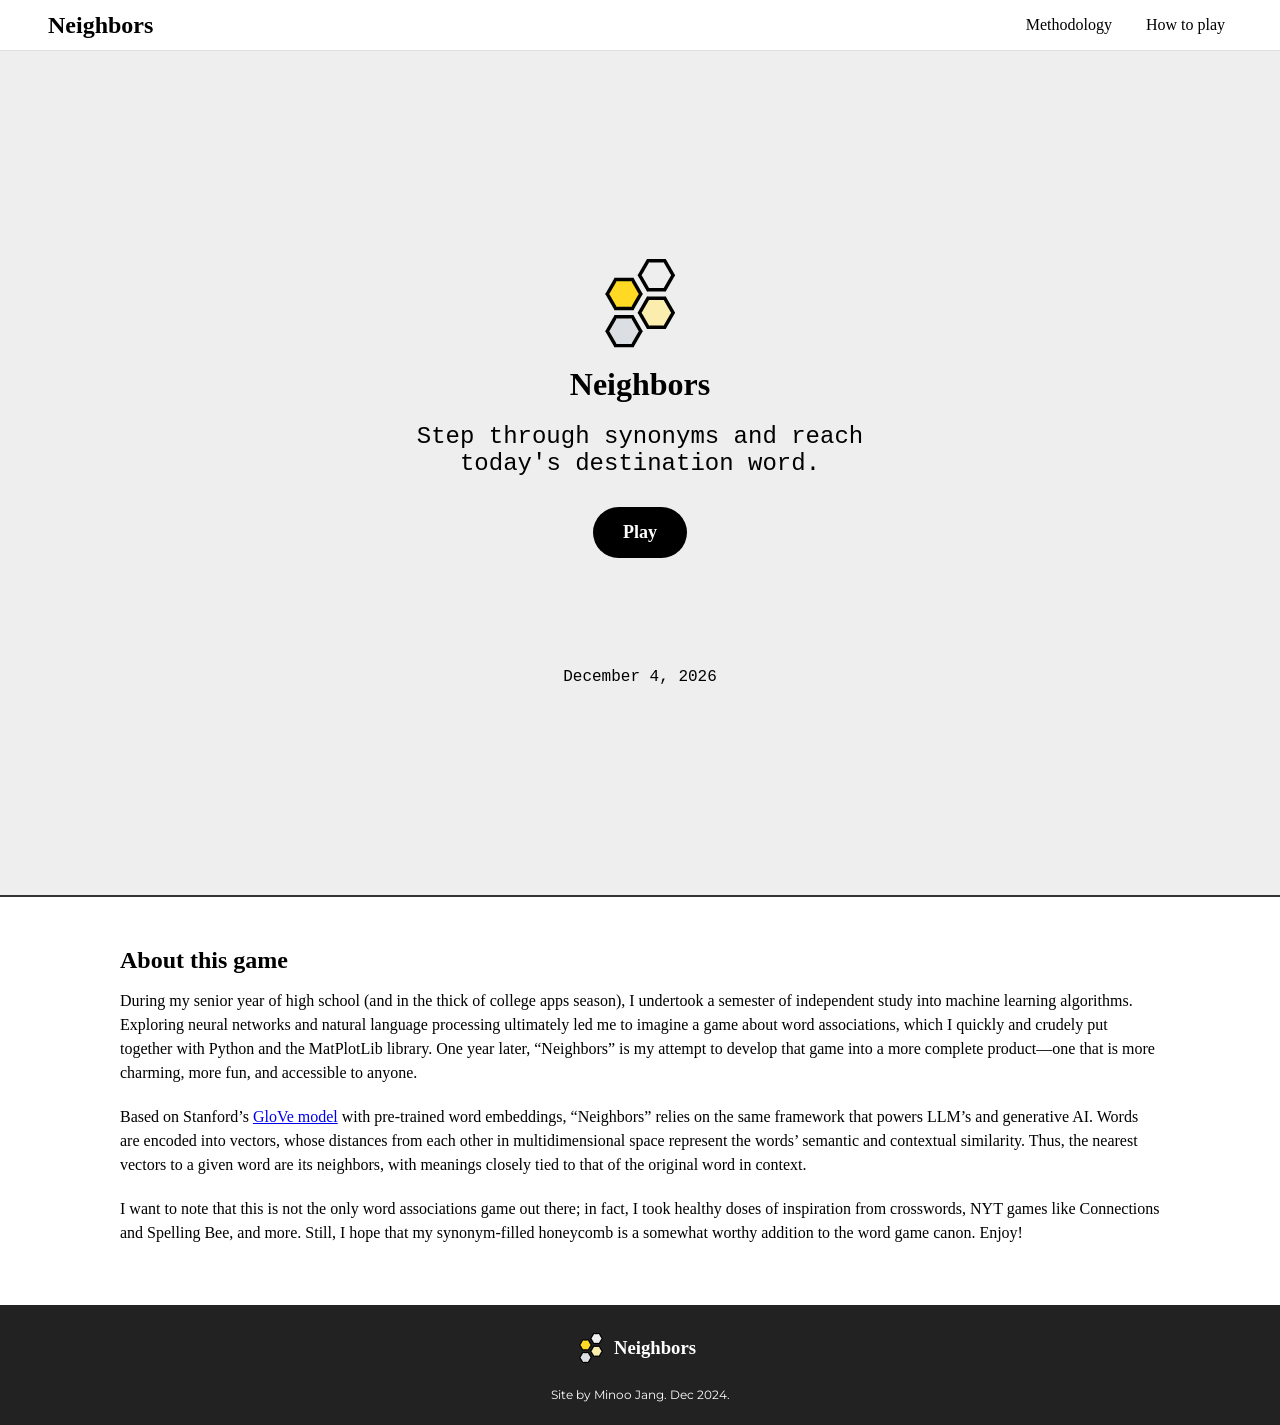
<file: index.html>
<!DOCTYPE html>
<html>

<head>
  <title>Neighbors</title>
  <meta charset="utf-8" />
  <meta name="viewport" content="width=device-width, initial-scale=1.0">
  <script src="static/functions.js" defer></script>
  <link rel="icon" type="image/x-icon" href="static/neighbors-icon.png">
  <link rel="stylesheet" href="static/hexagons.css" />
  <link rel="stylesheet" href="static/overlays.css" />
  <link rel="stylesheet" href="static/style.css" />
  <link href="https://fonts.googleapis.com/css2?family=Montserrat:wght@400;700&display=swap" rel="stylesheet">
</head>

<body onload="populateGrid(); fetchWords();">

  <div class="modal" id="modal-info" loading="lazy">
    <div class="modal-wrap">
      <div class="modal-content">
        <div class="modal-content-top">
          <h3>How to play</h3>
          <div class="modal-content-close" onclick="closeInfoModal();">
            <svg class="close-modal-button" xmlns="http://www.w3.org/2000/svg" width="50" height="50"
              viewBox="0 0 50 50" overflow="visible" stroke="black" stroke-width="10" stroke-linecap="round">
              <line x2="50" y2="50" />
              <line x1="50" y2="50" />
            </svg>
          </div>
        </div>
        <div class="modal-content-body">
          <p class="howto-text">Starting from <span id="howto-start"></span>, try to reach <span id="howto-dest"></span>
            in six moves or less. Make a move by clicking on one of the six neighboring words around the core word.</p>
          <p class="courier howto-text"><span class="courier" style="font-weight: 600;">Tip: </span>Consider how a word
            and one of its neighbors relate to each other. They may have similar meanings, or appear in similar phrases
            together. Which neighbors bridge the gap between the start and destination words?</p>
        </div>
      </div>
      <div class="modal-overlay">
      </div>
    </div>
  </div>

  <header class="header">
    <div class="nav-menu">
      <div class="menu-left">
        <h2 class="logo-text nav-logo" onclick="redirectNeighbors();">Neighbors</h2>
      </div>
      <div class="menu-right">
        <span class="nav-button" onclick="redirectMethods();">Methodology</span>
        <span class="nav-button" onclick="openInfoModal();">How to play</span>
      </div>
    </div>
  </header>

  <section class="page-content">

    <div class="welcome-screen" id="welcome-screen">
      <div class="welcome-elements" style="opacity: 0;">
        <svg class="welcome-logo" xmlns:xlink="http://www.w3.org/1999/xlink" xmlns="http://www.w3.org/2000/svg"
          version="1.1" viewBox="0.0 0.0 288.0 288.0" fill="none" stroke="none" stroke-linecap="square"
          stroke-miterlimit="10">
          <clipPath id="g3203006d2ef_0_86.0">
            <path d="m0 0l288.0 0l0 288.0l-288.0 0l0 -288.0z" clip-rule="nonzero" />
          </clipPath>
          <g clip-path="url(#g3203006d2ef_0_86.0)">
            <path fill="#000000" d="m121.82003 61.225212l0 105.76151l-61.116287 0l0 -105.76151z" fill-rule="evenodd" />
            <path fill="#000000" d="m60.74849 61.205074l91.58774 52.880756l-30.558144 52.924103l-91.58774 -52.88076z"
              fill-rule="evenodd" />
            <path fill="#000000" d="m30.200296 114.08517l91.63108 -52.880756l30.558136 52.9241l-91.63107 52.880753z"
              fill-rule="evenodd" />
            <path fill="#ffd924" d="m115.228355 72.726364l0 82.98305l-47.953323 0l0 -82.98305z" fill-rule="evenodd" />
            <path fill="#ffd924" d="m67.31014 72.71056l71.86196 41.491524l-23.976662 41.525543l-71.86197 -41.49153z"
              fill-rule="evenodd" />
            <path fill="#ffd924" d="m43.341286 114.20157l71.89597 -41.49153l23.976654 41.525543l-71.895966 41.49153z"
              fill-rule="evenodd" />
            <path fill="#000000" d="m227.25574 122.04237l0 105.76152l-61.116287 0l0 -105.76152z" fill-rule="evenodd" />
            <path fill="#000000" d="m166.1842 122.02224l91.58774 52.88076l-30.558151 52.924103l-91.58774 -52.880768z"
              fill-rule="evenodd" />
            <path fill="#000000" d="m135.636 174.90233l91.63109 -52.880753l30.558136 52.924103l-91.63107 52.880753z"
              fill-rule="evenodd" />
            <path fill="#faedae" d="m220.66406 133.54352l0 82.98306l-47.953323 0l0 -82.98306z" fill-rule="evenodd" />
            <path fill="#faedae" d="m172.74585 133.52773l71.86197 41.49153l-23.97667 41.525528l-71.86195 -41.49153z"
              fill-rule="evenodd" />
            <path fill="#faedae" d="m148.777 175.01872l71.89598 -41.491516l23.976654 41.525528l-71.895966 41.49153z"
              fill-rule="evenodd" />
            <path fill="#000000" d="m227.25574 0.02542756l0 105.76151l-61.116287 0l0 -105.76151z" fill-rule="evenodd" />
            <path fill="#000000" d="m166.1842 0.0052906107l91.58774 52.880756l-30.558151 52.924103l-91.58774 -52.88076z"
              fill-rule="evenodd" />
            <path fill="#000000" d="m135.636 52.885384l91.63109 -52.880756l30.558136 52.9241l-91.63107 52.88076z"
              fill-rule="evenodd" />
            <path fill="#eeeeee" d="m220.66406 11.526575l0 82.983055l-47.953323 0l0 -82.983055z" fill-rule="evenodd" />
            <path fill="#eeeeee" d="m172.74585 11.510776l71.86197 41.491528l-23.97667 41.525536l-71.86195 -41.491528z"
              fill-rule="evenodd" />
            <path fill="#eeeeee" d="m148.777 53.00178l71.89598 -41.491528l23.976654 41.525536l-71.895966 41.49153z"
              fill-rule="evenodd" />
            <path fill="#000000" d="m121.804436 182.22183l0 105.761505l-61.11628 0l0 -105.761505z"
              fill-rule="evenodd" />
            <path fill="#000000" d="m60.732903 182.20169l91.58773 52.880768l-30.558136 52.924103l-91.58774 -52.880768z"
              fill-rule="evenodd" />
            <path fill="#000000" d="m30.184708 235.08179l91.63108 -52.880753l30.558144 52.924103l-91.63108 52.880753z"
              fill-rule="evenodd" />
            <path fill="#dbdfe3" d="m115.21277 193.72298l0 82.98305l-47.953323 0l0 -82.98305z" fill-rule="evenodd" />
            <path fill="#dbdfe3" d="m67.29455 193.70718l71.86196 41.49153l-23.976654 41.525528l-71.86197 -41.49153z"
              fill-rule="evenodd" />
            <path fill="#dbdfe3" d="m43.325695 235.19818l71.89598 -41.491516l23.976662 41.525528l-71.89597 41.49153z"
              fill-rule="evenodd" />
          </g>
        </svg>

        <h1 class="logo-text big-text">Neighbors</h1>
        <p class="welcome-description">Step through synonyms and reach today's destination word.</p>
        <button class="button play-button" id="play-button">Play</button>
        <div style="height: 80px;"></div>
        <p class="welcome-date"></p>
      </div>
    </div>

    <div id="game-container">


      <div id="hex-container" style="flex: 2;">
        <div class="win-loss-overlay hidden" id="win-loss-overlay" loading="lazy">
          <div class="win-loss-elements">
            <div>
              <h2 class="logo-text big-text" id="win-loss-heading"></h2>
              <p class="courier" id="win-loss-desc"></p>
              <div style="height: 10px;"></div>
              <button class="button" onclick="revealSolution();">Reveal solution</button>
              <span style="margin: 0px 10px;">or</span>
              <button class="button" onclick="resetPuzzle();">Reset puzzle</button>
            </div>
          </div>
          <div class="win-loss-close" onclick="closeWinLoss();">
            <svg class="win-loss-close-button" xmlns="http://www.w3.org/2000/svg" width="50" height="50"
              viewBox="0 0 50 50" overflow="visible" stroke="black" stroke-width="10" stroke-linecap="round">
              <line x2="50" y2="50" />
              <line x1="50" y2="50" />
            </svg>
          </div>
        </div>

        <ul id="hexGrid">
          <!--
        <li class="hex">
          <p class="hexText"></p>
        </li>
        <li class="hex">
          <p class="hexText"></p>
        </li>
        <li class="hex">
          <p class="hexText"></p>
        </li>
        <li class="hex" id="hex-root">
          <p class="hexText" ></p>
        </li>
        <li class="hex">
          <p class="hexText"></p>
        </li>
        <li class="hex">
          <p class="hexText"></p>
        </li>
        <li class="hex">
          <p class="hexText"></p>
        </li>
        -->

        </ul>
      </div>

      <div class="word-box" style="flex: 1;">
        <p id="moves-declarator">You have six moves.</p>
        <div class="step-tracker" id="step-tracker">
          <span class="underline" id="solve-start"></span>
          <svg class="solve-elem" id="solve-arrow" xmlns="http://www.w3.org/2000/svg" width="40" height="40"
            viewBox="0 0 40 40">
            <g fill="none" stroke="#ffd924" stroke-width="5">
              <path d="M10,20 H30" /> <!-- Horizontal line -->
              <path d="M20,10 L30,20 L20,30" /> <!-- Right-pointing arrowhead -->
            </g>
          </svg>
          <span class="solve-elem underline" id="solve-dest"></span>
        </div>

        <!-- <button class="button" onclick="showWinLoss();">Show win/loss</button> -->
      </div>
    </div>

  </section>

  <hr>

  <section class="about-text">
    <div>
      <h2 style="margin-bottom: 5px;">About this game</h2>
      <p class="about-desc">During my senior year of high school (and in the thick of college apps season), I undertook
        a semester of independent study into machine learning algorithms. Exploring neural networks and natural language
        processing ultimately led me to imagine a game about word associations, which I quickly and crudely put
        together with Python and the MatPlotLib library. One year later, “Neighbors” is my attempt to develop that game
        into a more complete product—one that is more charming, more fun, and accessible to anyone.</p>
      <p class="about-desc">Based on Stanford’s <a href="https://nlp.stanford.edu/projects/glove/">GloVe model</a> with
        pre-trained word embeddings, “Neighbors” relies on the same framework that powers LLM’s and generative AI. Words
        are encoded into vectors, whose distances from each other in multidimensional space represent the words’
        semantic and contextual similarity. Thus, the nearest vectors to a given word are its neighbors, with meanings
        closely tied to that of the original word in context. </p>
      <p class="about-desc">I want to note that this is not the only word associations game out there; in fact, I took
        healthy doses of inspiration from crosswords, NYT games like Connections and Spelling Bee, and more. Still, I
        hope that my synonym-filled honeycomb is a somewhat worthy addition to the word game canon. Enjoy!</p>
    </div>

  </section>

  <footer>
    <div class="footer-elements">
      <svg class="footer-logo" onclick="redirectNeighbors();" xmlns:xlink="http://www.w3.org/1999/xlink"
        xmlns="http://www.w3.org/2000/svg" version="1.1" viewBox="0.0 0.0 288.0 288.0" fill="none" stroke="none"
        stroke-linecap="square" stroke-miterlimit="10">
        <clipPath id="g3203006d2ef_0_86.0">
          <path d="m0 0l288.0 0l0 288.0l-288.0 0l0 -288.0z" clip-rule="nonzero" />
        </clipPath>
        <g clip-path="url(#g3203006d2ef_0_86.0)">
          <path fill="#000000" d="m121.82003 61.225212l0 105.76151l-61.116287 0l0 -105.76151z" fill-rule="evenodd" />
          <path fill="#000000" d="m60.74849 61.205074l91.58774 52.880756l-30.558144 52.924103l-91.58774 -52.88076z"
            fill-rule="evenodd" />
          <path fill="#000000" d="m30.200296 114.08517l91.63108 -52.880756l30.558136 52.9241l-91.63107 52.880753z"
            fill-rule="evenodd" />
          <path fill="#ffd924" d="m115.228355 72.726364l0 82.98305l-47.953323 0l0 -82.98305z" fill-rule="evenodd" />
          <path fill="#ffd924" d="m67.31014 72.71056l71.86196 41.491524l-23.976662 41.525543l-71.86197 -41.49153z"
            fill-rule="evenodd" />
          <path fill="#ffd924" d="m43.341286 114.20157l71.89597 -41.49153l23.976654 41.525543l-71.895966 41.49153z"
            fill-rule="evenodd" />
          <path fill="#000000" d="m227.25574 122.04237l0 105.76152l-61.116287 0l0 -105.76152z" fill-rule="evenodd" />
          <path fill="#000000" d="m166.1842 122.02224l91.58774 52.88076l-30.558151 52.924103l-91.58774 -52.880768z"
            fill-rule="evenodd" />
          <path fill="#000000" d="m135.636 174.90233l91.63109 -52.880753l30.558136 52.924103l-91.63107 52.880753z"
            fill-rule="evenodd" />
          <path fill="#faedae" d="m220.66406 133.54352l0 82.98306l-47.953323 0l0 -82.98306z" fill-rule="evenodd" />
          <path fill="#faedae" d="m172.74585 133.52773l71.86197 41.49153l-23.97667 41.525528l-71.86195 -41.49153z"
            fill-rule="evenodd" />
          <path fill="#faedae" d="m148.777 175.01872l71.89598 -41.491516l23.976654 41.525528l-71.895966 41.49153z"
            fill-rule="evenodd" />
          <path fill="#000000" d="m227.25574 0.02542756l0 105.76151l-61.116287 0l0 -105.76151z" fill-rule="evenodd" />
          <path fill="#000000" d="m166.1842 0.0052906107l91.58774 52.880756l-30.558151 52.924103l-91.58774 -52.88076z"
            fill-rule="evenodd" />
          <path fill="#000000" d="m135.636 52.885384l91.63109 -52.880756l30.558136 52.9241l-91.63107 52.88076z"
            fill-rule="evenodd" />
          <path fill="#eeeeee" d="m220.66406 11.526575l0 82.983055l-47.953323 0l0 -82.983055z" fill-rule="evenodd" />
          <path fill="#eeeeee" d="m172.74585 11.510776l71.86197 41.491528l-23.97667 41.525536l-71.86195 -41.491528z"
            fill-rule="evenodd" />
          <path fill="#eeeeee" d="m148.777 53.00178l71.89598 -41.491528l23.976654 41.525536l-71.895966 41.49153z"
            fill-rule="evenodd" />
          <path fill="#000000" d="m121.804436 182.22183l0 105.761505l-61.11628 0l0 -105.761505z" fill-rule="evenodd" />
          <path fill="#000000" d="m60.732903 182.20169l91.58773 52.880768l-30.558136 52.924103l-91.58774 -52.880768z"
            fill-rule="evenodd" />
          <path fill="#000000" d="m30.184708 235.08179l91.63108 -52.880753l30.558144 52.924103l-91.63108 52.880753z"
            fill-rule="evenodd" />
          <path fill="#dbdfe3" d="m115.21277 193.72298l0 82.98305l-47.953323 0l0 -82.98305z" fill-rule="evenodd" />
          <path fill="#dbdfe3" d="m67.29455 193.70718l71.86196 41.49153l-23.976654 41.525528l-71.86197 -41.49153z"
            fill-rule="evenodd" />
          <path fill="#dbdfe3" d="m43.325695 235.19818l71.89598 -41.491516l23.976662 41.525528l-71.89597 41.49153z"
            fill-rule="evenodd" />
        </g>
      </svg>
      <h3 class="logo-text footer-name" onclick="redirectNeighbors();">Neighbors</h3>
    </div>
    <p class="footer-text">Site by Minoo Jang. Dec 2024.</p>
  </footer>

</body>

<script type="text/javascript">
  document.getElementById("play-button").addEventListener("click", function () {
    document.getElementById("welcome-screen").classList.add("hidden");
  });

  // Event delegation: listen for clicks on #hex-container li.neighbors elements, send to onClickNeighbor()
  document.getElementById('hex-container').addEventListener('click', function (event) {
    const hexElement = event.target.closest('li');
    if (hexElement && hexElement.classList.contains('neighbors')) {
      onClickNeighbor(hexElement);
    }
  });
</script>

</html>
</file>
<file: static/hexagons.css>
#hex-container {
    position: relative;
    overflow: hidden;
    opacity: 0%;
    width: 100%;
    min-width: 500px;
    height: 85vh;
    min-height: 550px;
    display:flex; 
    flex-direction:column; 
    align-items:center; 
    mask-image: radial-gradient(circle, rgba(255, 255, 255, 1) 40%, rgba(255, 255, 255, 0) 100%);
    -webkit-mask-image: radial-gradient(circle, rgba(255, 255, 255, 1) 40%, rgba(255, 255, 255, 0) 100%);
    transition: opacity 0.3s ease;
}

#hexGrid {
    overflow: hidden;
    display: grid;
    grid-template-columns: repeat(26, 2fr);
    grid-template-rows: repeat(13, 2fr);
    grid-gap: 10px;

    padding: 0;
    margin: 0;
    list-style-type: none;
    transition: margin 0.3s ease-in-out, opacity 0.5s ease-out;
}

#hexGrid.locked {
    pointer-events: none;
}

.hex {
    grid-column-end: span 2;
    grid-row-start: span 1;
    aspect-ratio: 0.9;
    width: 140px;
    padding: 0;
    box-sizing: border-box;
    clip-path: polygon(50% 0%, 100% 25%, 100% 75%, 50% 100%, 0% 75%, 0% 25%);
    margin-top: -25%;
    display: flex;
    align-items: center;
    text-align: center;
    justify-content: center;
    transition: background-color 0.15s ease;
    z-index: 100;
    background-color: white;
}

.hex:nth-child(25n+1) {
    grid-column-start: 1;
}

.hex:nth-child(25n+14) {
    grid-column-start: 2;
}


.seen {
    background-color: #ccc;
}

.neighbors {
    background-color: #eee;
}

.neighbors:hover {
    cursor: pointer;
    background-color: #dedede;
}

.visited {
    background-color: #efd036;
}

.visited.neighbors {
    background-color: #faedae;
}

.visited#hex-root {
    background-color: #ffd924;
}

.visited.neighbors:hover {
    background-color: #ffe565 !important;
}


.hexText {
    box-sizing: border-box;
    margin: 0;
    align-items: center;
    text-align: center;
    justify-content: center;
    
    background-color: transparent;
    font-weight: 700;
    font-size: 0.9em;
    color: black;
    text-transform: uppercase;
    font-family: sans-serif;
}

@media screen and (max-width: 1260px) {
    #hex-container {
        height: 50vh;
        min-height: 500px;
    }
}

@media screen and (max-width: 580px) {
    #hex-container {
        height: 45vh;
        min-height: 500px;
        margin-top: 20px;
        min-width: 400px;
    }

    .hex {
        width: 110px;
        font-size: 0.85em;
    }
}

@media screen and (max-width: 400px) {
    #hex-container {
        height: 45vh;
        min-height: 320px;
        margin-top: 20px;
        min-width: 300px;
    }

    .hex {
        width: 100px;
        font-size: 0.8em;
    }
}
</file>
<file: static/overlays.css>
.welcome-screen {
    position: absolute;
    top: 0;
    left: 0;
    right: 0;
    bottom: 0;
    background: #eee;
    color: black;
    display: flex;
    justify-content: center;
    align-items: center;
    z-index: 11;
    transition: opacity 0.3s ease;
}

.welcome-screen.hidden {
    opacity: 0;
    pointer-events: none;
}

.welcome-elements {
    display: flex;
    flex-direction:column; 
    justify-content: center;
    align-items: center;
    transition: opacity 0.7s ease-in-out;
    width: 40%;
}

.welcome-logo {
    width: calc(50px + 3vw);
    pointer-events: none;
    padding-bottom: 10px;
}

.welcome-description {
    font-family: 'Courier New', Courier, monospace;
    font-size: 1.5em;
    text-align: center;
}

.welcome-date {
    font-family: 'Courier New', Courier, monospace;
    font-size: 1em;
    text-align: center;
}

.win-loss-overlay {
    position: absolute;
    top: 0;
    left: 0;
    width: 100%;
    height: 100%;
    background: #ccc;
    color: black;
    display: flex;
    align-items: center;
    z-index: 101;
    opacity: 1;
    transition: transform 0.35s ease, opacity 0.3s ease-in-out;
}

.win-loss-overlay.hidden {
    opacity: 0;
    pointer-events: none;
    transform: translateY(-200px);
}

.win-loss-elements {
    height: 100%;
    display: flex;
    align-items: center;
    padding: 0px 80px;
}

.win-loss-close {
    position: absolute;
    display: flex;
    align-items: center;
    justify-content: center;
    top: 20px;
    right: 20px;
    cursor: pointer;
    user-select: none;
    padding: 5px;
}

.win-loss-close-button {
    width: 12px;
    height: 12px;
}

#win-loss-heading {
    padding: 0;
}

#win-loss-desc {
    margin-top: 15px; 
    text-align: left;
    font-size: 1.2em;
    line-height: 1.3;
}


.modal {
    display: none;
    position: fixed;
    top: 0;
    left: 0;
    width: 100%;
    height: 100%;
    z-index: 100;
}

.modal-wrap {
    min-height: 100%;
    display: flex;
    flex-direction: column;
    align-items: center;
    position: relative;
    padding-top: 150px;
    overflow: hidden;
}

.modal-content {
    position: relative;
    max-width: 600px;
    width: 80%;
    box-shadow: 0 4px 10px rgba(0, 0, 0, 0.1);
    background-color: white;
    overflow: hidden;
    border-radius: 15px;
    z-index: 10;
}

.modal-content-top {
    position: relative;
    text-align: center;
    padding: 15px;
    box-shadow: 0 1px 0 #dfdfdf;
}

.modal-content-close {
    position: absolute;
    display: flex;
    align-items: center;
    justify-content: center;
    top: 50%;
    transform: translateY(-50%);
    right: 20px;
    transition: 0.3s;
    padding: 5px;
    cursor: pointer;
    user-select: none;
}

.close-modal-button {
    width: 10px;
    height: 10px;
}

.modal-content-body {
    padding: 20px 30px 30px;
}

.modal-overlay {
    position: absolute;
    top: 0;
    left: 0;
    width: 100%;
    height: 100%;
    z-index: 1;

    opacity: 0.2;
    background-color: black;
}

#howto-start, #howto-dest {
    font-weight: 700;
    color: black;
    text-transform: uppercase;
    font-family: sans-serif;
}

.courier {
    font-family: 'Courier New', Courier, monospace;
}


@media screen and (max-width: 850px) {
    .welcome-elements {
        width: 70%;
    }
}

@media screen and (max-width: 580px) {
    .welcome-elements {
        width: 70%;
    }

    .win-loss-elements {
        padding: 0px 40px;
    }

    .modal-wrap {
        padding-top: 100px;
    }
}
</file>
<file: static/style.css>
* {
    margin: 0;
    padding: 0;
    font-family: Georgia, 'Times New Roman', Times, serif;
}

.header {
    position: sticky;
    top: 0;
    z-index: 12;
    background-color: white;
    margin: 0;
    
}

.nav-menu {
    box-sizing: border-box;
    padding: 0px 40px;
    display: flex;
    flex-direction: row;
    justify-content: space-between;
    align-items: center;
    flex-wrap: nowrap;
    width: 100%;
    height: 50px;
    
    box-shadow: 0 1px 0 #dfdfdf;
}

.menu-left {
    justify-content: flex-start;
}

.menu-right {
    justify-content: flex-end;
    height: 100%;
}

.nav-button {
    display: inline-flex;
    height: 100%;
    padding: 0px 15px;
    align-items: center;
}

.nav-button:hover {
    cursor: pointer;
    background-color: #eee;
}

.logo-text {
    margin: 0;
    font-family: Georgia, 'Times New Roman', Times, serif;
    font-weight: bold;
    padding: 8px;
}

.big-text {
    font-size: 2em;
    padding-bottom: 20px;
}

.nav-logo {
    cursor: pointer;
}

.page-content {
    position: relative;
}

.button {
    margin: 10px 0px 2px;
    padding: 10px 20px; 
    background-color: black; 
    color: white; 
    border: none; 
    border-radius: 30px;
    font-size: 14px; 
    font-weight: bold; 
    cursor: pointer; 
    transition: background-color 0.2s ease; 
}

.button:hover {
    background-color: #444;
}

.play-button {
    margin: 30px 0px;
    padding: 15px 30px;
    font-size: 18px;
    transition: transform 0.2s ease; 
}

.play-button:hover {
    transform: scale(1.1);
}


#game-container {
    display: flex;
    gap: 20px;
    padding: 40px;
    margin: 0px 100px;
    flex-wrap: wrap;
    overflow: hidden;
    position: relative;
    z-index: 10;
}

.word-box {
    border-radius: 6px;
    border: 1px solid #dfdfdf;
    padding: 40px;
    margin: 10px;
    display: flex;
    flex-direction: column;
    align-items: center;
}

#moves-declarator {
    color: #bbb;
    font-style: italic;
    font-family: 'Courier New', Arial, Helvetica, sans-serif;
    font-weight: 500;
    padding-bottom: 20px;
}

.step-tracker {
    max-width: 350px;
    display: grid;
    grid-template-columns: repeat(3, 1fr);
    grid-template-rows: repeat(6, 1fr);
    grid-gap: 17px 5px;
    justify-items: center;
    
}

.solve-attempt {
    grid-column-start: 1;
    transition: transform 0.3s ease;
    transform: scale(1);
}

.underline {
    font-family: sans-serif;
    text-transform: uppercase;
    font-weight: 700;

    border-bottom: 2px solid black;
    width: 150px;
    height: 25px;
    display: inline-block;
    margin: 0 5px;
    text-align: center;
}

#solve-arrow {
    width: 25px;
    height: 25px;
    grid-column-start: 2;
    color: #ffd924;
}

#solve-dest {
    grid-column-start: 3;
    color: black;
    transition: all 0.3s ease;
}

#solve-dest.found {
    color: #efd036;
    border-bottom: 2px solid #efd036;
}

hr {
    border: 1px solid #333;
}

.about-text {
    padding: 0px 120px;
    margin: 50px 0px;
}

.about-desc, .howto-text {
    padding: 10px 0px;
    line-height: 1.5;
}

footer {
    margin: 0;
    padding: 20px 0px 0px;
    background-color: #222;
    height: 100px;
    display: flex;
    flex-direction: column;
    text-align: center;
    justify-content: center;
}

.footer-elements {
    display: flex;
    text-align: center;
    justify-content: center;
    align-items: center;
}

.footer-logo {
    width: 30px;
    height: 30px;
    cursor: pointer;
}

.footer-name {
    color: white;
    cursor: pointer;
}

.footer-text {
    font-family: 'Montserrat', 'Open Sans', sans-serif;
    margin: 20px;
    font-size: 12px;
    color: white;
}

.method-text {
    margin: 50px 0px;
    padding: 0px 20%;
}

.method-heading {
    margin: 15px 0px 8px;
    font-size: 1.2em;
}

.method-desc {
    padding: 10px 0px;
    line-height: 1.5;
    font-size: 1.1em;
}

.method-img {
    max-width: 60%;
    text-align: center;
    padding: 35px 0px;
}

.method-bold {
    font-weight: 700;
    color: black;
    text-transform: uppercase;
    font-family: sans-serif;
}

@media screen and (max-width: 1270px) {
    #game-container {
        margin: 0 5%;
    }
}

@media screen and (max-width: 850px) {
    .method-text {
        padding: 0px 10%;
    }
    
    .about-text {
        padding: 0px 10%;
    }

    #game-container {
        padding: 0px;
        padding-bottom: 20px;
        justify-content: center;
    }
}

@media screen and (max-width: 580px) {
    
    .method-img {
        max-width: 90%;
    }

    .nav-menu {
        padding: 0px 20px;
    }

    .nav-button {
        padding: 0px 10px;
        font-size: 0.9em;
    }

    .word-box {
        padding: 30px;
        font-size: 0.85em;
    }

    .underline {
        width: 110px;
        height: 25px;
    }
}

@media screen and (max-width: 400px) {
    .nav-menu {
        padding: 0px 15px;
    }
    
    .nav-button {
        padding: 0px 10px;
        font-size: 0.8em;
    }

    .word-box {
        padding: 30px;
        font-size: 0.8em;
    }

    .underline {
        width: 100px;
        height: 22px;
    }
}
</file>
